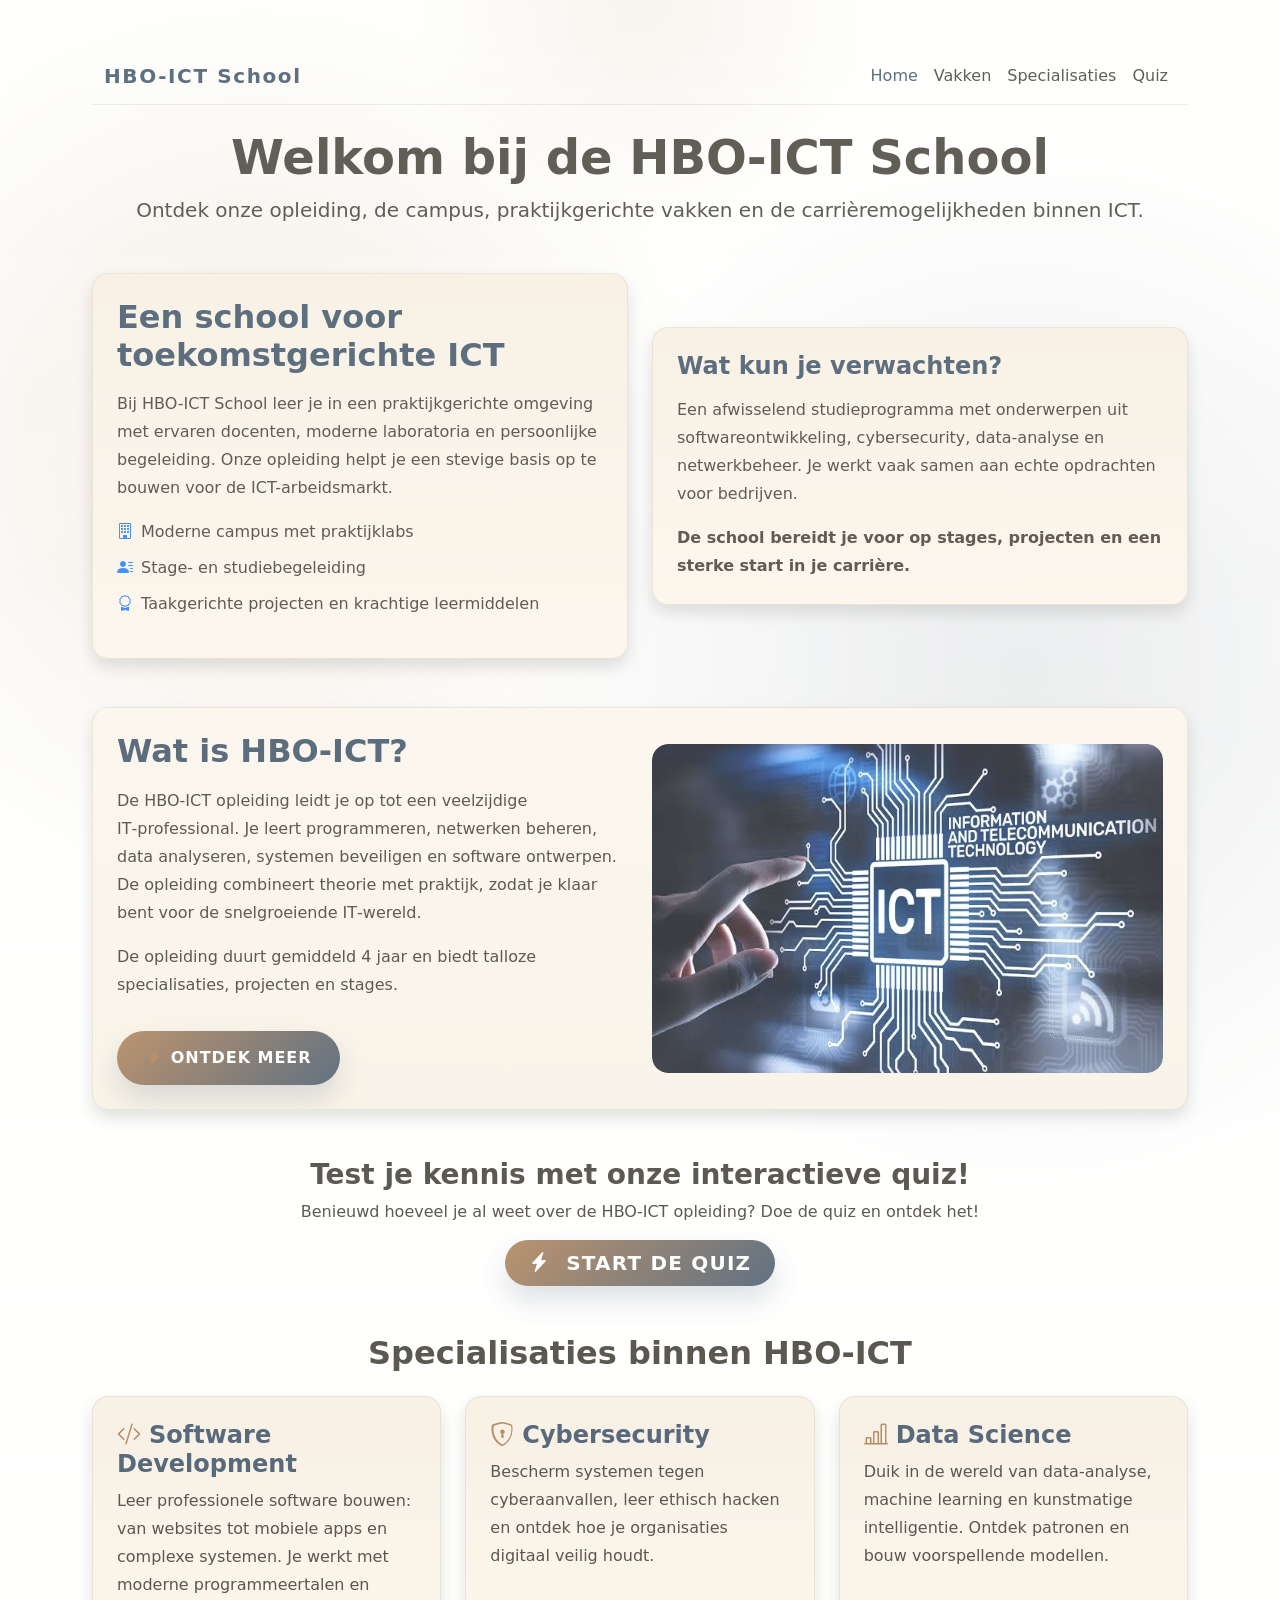
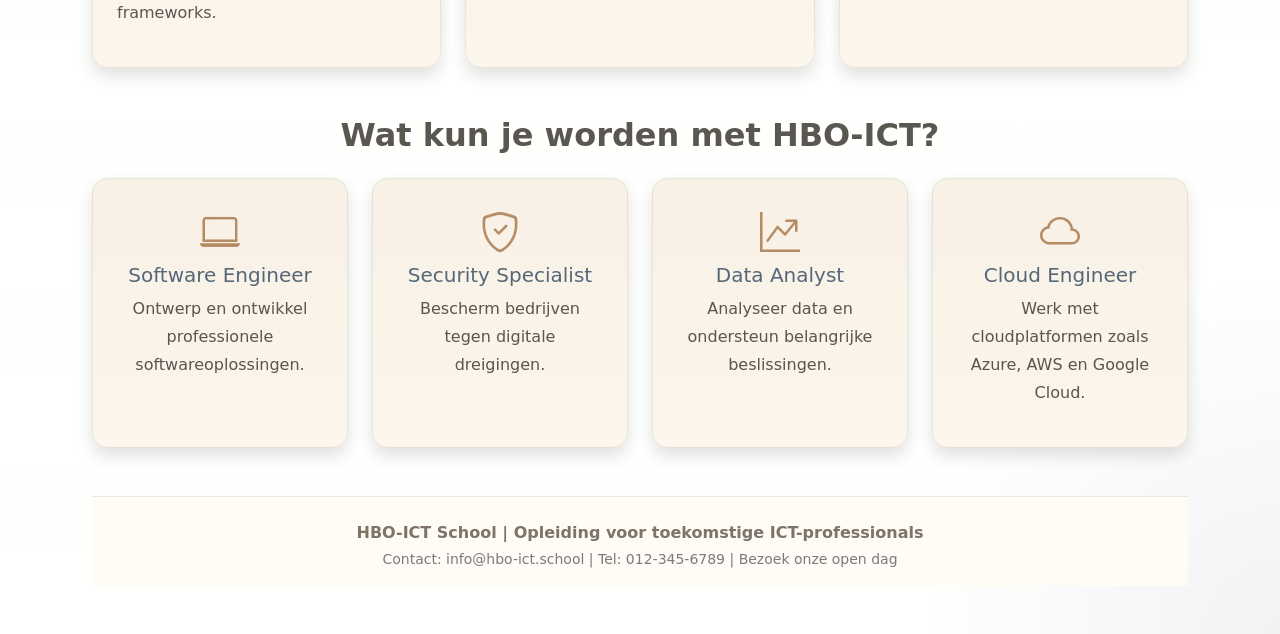
<file: index.html>
<!DOCTYPE html>
<html lang="nl">
<head>
    <meta charset="UTF-8">
    <meta name="viewport" content="width=device-width, initial-scale=1.0">
    <title>HBO-ICT School | Opleiding en Campus</title>

    <!-- Bootstrap + Icons -->
    <link href="https://cdn.jsdelivr.net/npm/bootstrap@5.3.2/dist/css/bootstrap.min.css" rel="stylesheet">
    <link href="https://cdn.jsdelivr.net/npm/bootstrap-icons/font/bootstrap-icons.css" rel="stylesheet">

    <!-- Custom styles -->
    <link rel="stylesheet" href="style.css">
</head>

<body class="app-body overlay-gradient" data-page="home">

<div class="container py-5">

    <!-- NAVIGATION -->
    <nav class="navbar navbar-expand-lg navbar-light bg-transparent mb-4">
        <div class="container-fluid">
            <a class="navbar-brand fw-bold" href="index.html">HBO-ICT School</a>
            <button class="navbar-toggler" type="button" data-bs-toggle="collapse" data-bs-target="#navbarNav">
                <span class="navbar-toggler-icon"></span>
            </button>
            <div class="collapse navbar-collapse" id="navbarNav">
                <ul class="navbar-nav ms-auto">
                    <li class="nav-item">
                        <a class="nav-link active" href="index.html">Home</a>
                    </li>
                    <li class="nav-item">
                        <a class="nav-link" href="vakken.html">Vakken</a>
                    </li>
                    <li class="nav-item">
                        <a class="nav-link" href="specialisaties.html">Specialisaties</a>
                    </li>
                    <li class="nav-item">
                        <a class="nav-link" href="quiz.html">Quiz</a>
                    </li>
                </ul>
            </div>
        </div>
    </nav>

    <!-- HEADER -->
    <header class="text-center mb-5 fade-in-up">
        <h1 class="fw-bold display-5">Welkom bij de HBO‑ICT School</h1>
        <p class="lead">
            Ontdek onze opleiding, de campus, praktijkgerichte vakken en de carrièremogelijkheden binnen ICT.
        </p>
    </header>

    <!-- ABOUT SCHOOL -->
    <section id="about" class="my-5 fade-in-up">
        <div class="row align-items-center g-4">
            <div class="col-lg-6">
                <div class="landing-card p-4 rounded-4 shadow h-100">
                    <h2 class="fw-bold mb-3">Een school voor toekomstgerichte ICT</h2>
                    <p>
                        Bij HBO-ICT School leer je in een praktijkgerichte omgeving met ervaren docenten,
                        moderne laboratoria en persoonlijke begeleiding. Onze opleiding helpt je een stevige basis
                        op te bouwen voor de ICT-arbeidsmarkt.
                    </p>
                    <ul class="list-unstyled mt-3">
                        <li class="mb-2"><i class="bi bi-building me-2 text-primary"></i>Moderne campus met praktijklabs</li>
                        <li class="mb-2"><i class="bi bi-person-lines-fill me-2 text-primary"></i>Stage- en studiebegeleiding</li>
                        <li class="mb-2"><i class="bi bi-award me-2 text-primary"></i>Taakgerichte projecten en krachtige leermiddelen</li>
                    </ul>
                </div>
            </div>
            <div class="col-lg-6">
                <div class="landing-card p-4 rounded-4 shadow h-100">
                    <h4 class="fw-bold mb-3">Wat kun je verwachten?</h4>
                    <p>
                        Een afwisselend studieprogramma met onderwerpen uit softwareontwikkeling, cybersecurity,
                        data-analyse en netwerkbeheer. Je werkt vaak samen aan echte opdrachten voor bedrijven.
                    </p>
                    <p class="mb-0"><strong>De school bereidt je voor op stages, projecten en een sterke start in je carrière.</strong></p>
                </div>
            </div>
        </div>
    </section>

    <!-- INTRO CARD -->
    <section id="intro" class="landing-card p-4 rounded-4 shadow fade-in-up mb-5 interactive-card">
        <div class="row align-items-center">
            <div class="col-md-6">
                <h2 class="fw-bold mb-3">Wat is HBO‑ICT?</h2>
                <p>
                    De HBO‑ICT opleiding leidt je op tot een veelzijdige IT‑professional. Je leert programmeren,
                    netwerken beheren, data analyseren, systemen beveiligen en software ontwerpen. De opleiding
                    combineert theorie met praktijk, zodat je klaar bent voor de snelgroeiende IT‑wereld.
                </p>
                <p>
                    De opleiding duurt gemiddeld 4 jaar en biedt talloze specialisaties, projecten en stages.
                </p>
                <button class="btn btn-primary mt-3 pulse-btn" onclick="scrollToQuiz()">
                    <i class="bi bi-lightning-charge-fill me-2"></i>Ontdek meer
                </button>
            </div>

            <div class="col-md-6 text-center">
                <div class="image-container">
                    <img src="ict.png" alt="ICT Opleiding" class="img-fluid rounded-4 shadow-lg hover-lift">
                </div>
            </div>
        </div>
    </section>

    <!-- QUIZ SECTION -->
    <section id="quizLink" class="text-center my-5 fade-in-up">
        <h3 class="fw-bold">Test je kennis met onze interactieve quiz!</h3>
        <p>
            Benieuwd hoeveel je al weet over de HBO‑ICT opleiding?  
            Doe de quiz en ontdek het!
        </p>
        <a href="quiz.html" class="btn start-btn px-4 py-2 fs-5">
            <i class="bi bi-lightning-charge-fill me-2"></i> Start de Quiz
        </a>
    </section>

    <!-- SPECIALISATIES -->
    <section id="specializations" class="my-5 fade-in-up">
        <h2 class="fw-bold text-center mb-4">Specialisaties binnen HBO‑ICT</h2>

        <div class="row g-4">

            <div class="col-md-4">
                <div class="landing-card p-4 rounded-4 shadow h-100">
                    <h4 class="fw-bold"><i class="bi bi-code-slash me-2"></i>Software Development</h4>
                    <p>
                        Leer professionele software bouwen: van websites tot mobiele apps en complexe systemen.
                        Je werkt met moderne programmeertalen en frameworks.
                    </p>
                </div>
            </div>

            <div class="col-md-4">
                <div class="landing-card p-4 rounded-4 shadow h-100">
                    <h4 class="fw-bold"><i class="bi bi-shield-lock me-2"></i>Cybersecurity</h4>
                    <p>
                        Bescherm systemen tegen cyberaanvallen, leer ethisch hacken en ontdek hoe je
                        organisaties digitaal veilig houdt.
                    </p>
                </div>
            </div>

            <div class="col-md-4">
                <div class="landing-card p-4 rounded-4 shadow h-100">
                    <h4 class="fw-bold"><i class="bi bi-bar-chart-line me-2"></i>Data Science</h4>
                    <p>
                        Duik in de wereld van data‑analyse, machine learning en kunstmatige intelligentie.
                        Ontdek patronen en bouw voorspellende modellen.
                    </p>
                </div>
            </div>

        </div>
    </section>

    <!-- TOEKOMST -->
    <section id="future" class="my-5 fade-in-up">
        <h2 class="fw-bold text-center mb-4">Wat kun je worden met HBO‑ICT?</h2>

        <div class="row g-4">

            <div class="col-md-3">
                <div class="landing-card p-4 rounded-4 shadow h-100 text-center">
                    <i class="bi bi-laptop fs-1 mb-3"></i>
                    <h5>Software Engineer</h5>
                    <p>Ontwerp en ontwikkel professionele softwareoplossingen.</p>
                </div>
            </div>

            <div class="col-md-3">
                <div class="landing-card p-4 rounded-4 shadow h-100 text-center">
                    <i class="bi bi-shield-check fs-1 mb-3"></i>
                    <h5>Security Specialist</h5>
                    <p>Bescherm bedrijven tegen digitale dreigingen.</p>
                </div>
            </div>

            <div class="col-md-3">
                <div class="landing-card p-4 rounded-4 shadow h-100 text-center">
                    <i class="bi bi-graph-up-arrow fs-1 mb-3"></i>
                    <h5>Data Analyst</h5>
                    <p>Analyseer data en ondersteun belangrijke beslissingen.</p>
                </div>
            </div>

            <div class="col-md-3">
                <div class="landing-card p-4 rounded-4 shadow h-100 text-center">
                    <i class="bi bi-cloud fs-1 mb-3"></i>
                    <h5>Cloud Engineer</h5>
                    <p>Werk met cloudplatformen zoals Azure, AWS en Google Cloud.</p>
                </div>
            </div>

        </div>
    </section>

    <footer class="site-footer text-center mt-5 pt-4 pb-3">
        <div class="container">
            <p class="mb-1 fw-semibold">HBO-ICT School | Opleiding voor toekomstige ICT-professionals</p>
            <p class="small text-muted mb-0">Contact: info@hbo-ict.school | Tel: 012-345-6789 | Bezoek onze open dag</p>
        </div>
    </footer>

</div>

<script src="https://cdn.jsdelivr.net/npm/bootstrap@5.3.2/dist/js/bootstrap.bundle.min.js"></script>
<script src="app.js" defer></script>
</body>
</html>
</file>
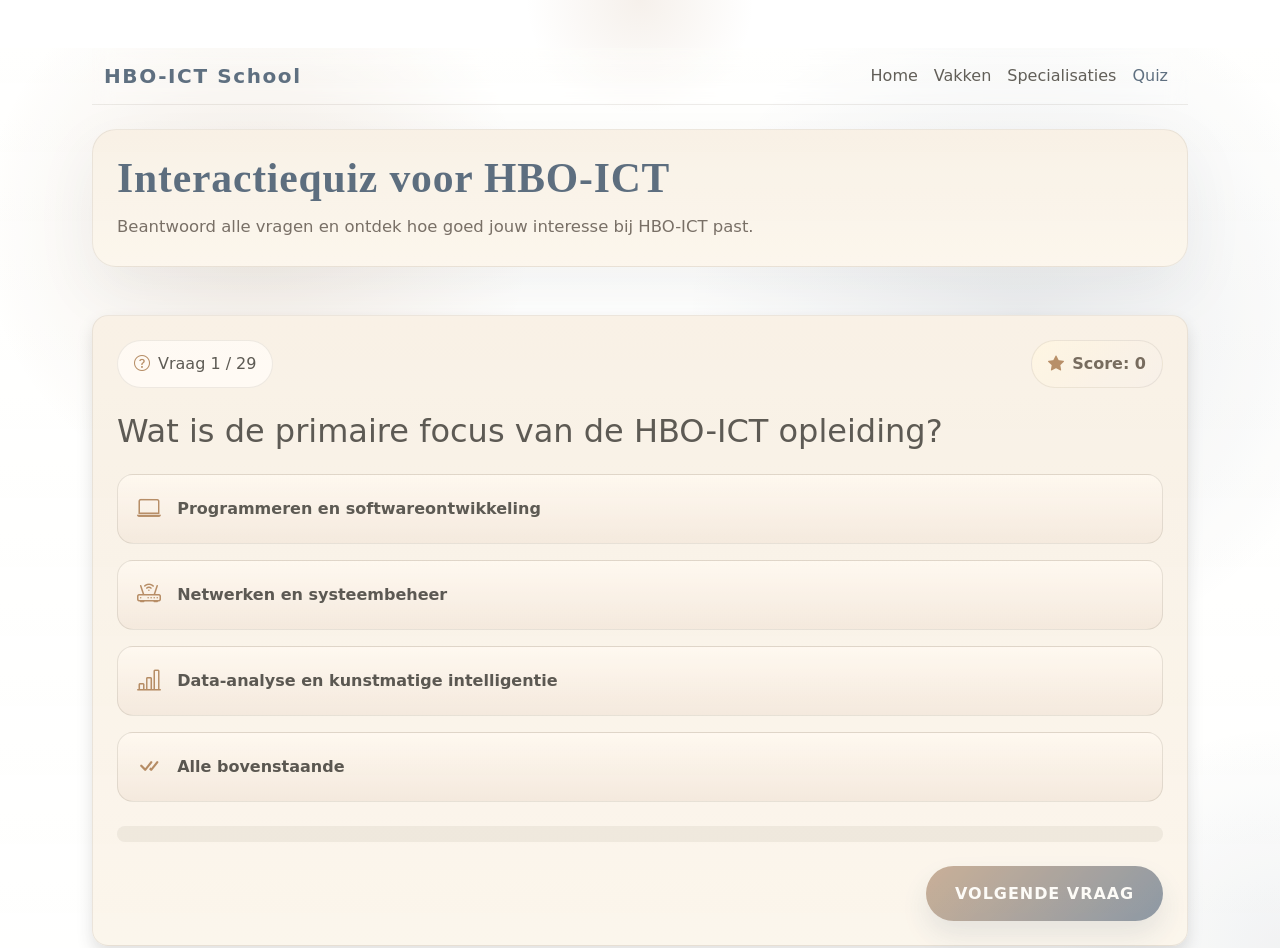
<file: quiz.html>
<!DOCTYPE html>
<html lang="nl">
<head>
    <meta charset="UTF-8">
    <meta name="viewport" content="width=device-width, initial-scale=1.0">
    <title>HBO-ICT School | Quiz</title>
    <link href="https://cdn.jsdelivr.net/npm/bootstrap@5.3.2/dist/css/bootstrap.min.css" rel="stylesheet">
    <link href="https://cdn.jsdelivr.net/npm/bootstrap-icons/font/bootstrap-icons.css" rel="stylesheet">
    <link rel="stylesheet" href="style.css">
</head>
<body class="app-body overlay-gradient" data-page="quiz">

<div class="container my-5">
    <nav class="navbar navbar-expand-lg navbar-light bg-transparent mb-4">
        <div class="container-fluid">
            <a class="navbar-brand fw-bold" href="index.html">HBO-ICT School</a>
            <button class="navbar-toggler" type="button" data-bs-toggle="collapse" data-bs-target="#navbarNav">
                <span class="navbar-toggler-icon"></span>
            </button>
            <div class="collapse navbar-collapse" id="navbarNav">
                <ul class="navbar-nav ms-auto">
                    <li class="nav-item">
                        <a class="nav-link" href="index.html">Home</a>
                    </li>
                    <li class="nav-item">
                        <a class="nav-link" href="vakken.html">Vakken</a>
                    </li>
                    <li class="nav-item">
                        <a class="nav-link" href="specialisaties.html">Specialisaties</a>
                    </li>
                    <li class="nav-item">
                        <a class="nav-link active" href="quiz.html">Quiz</a>
                    </li>
                </ul>
            </div>
        </div>
    </nav>

    <header class="card-round p-4 mb-5 fade-in-up">
        <h1 class="section-heading">Interactiequiz voor HBO-ICT</h1>
        <p class="section-subtitle mb-0">
            Beantwoord alle vragen en ontdek hoe goed jouw interesse bij HBO-ICT past.
        </p>
    </header>

    <section class="quiz-card p-4 rounded-4 shadow fade-in-up">
        <div class="d-flex justify-content-between align-items-center flex-column flex-md-row gap-3 mb-4">
            <div class="timer-container">
                <i class="bi bi-question-circle"></i>
                <span id="questionCounter">Vraag 1 / 30</span>
            </div>
            <div class="streak-container">
                <i class="bi bi-star-fill"></i>
                <span id="scoreIndicator">Score: 0</span>
            </div>
        </div>

        <div id="quizContent">
            <h2 id="questionText" class="question-text mb-4"></h2>
            <div id="optionsContainer" class="row g-3"></div>
        </div>

        <div class="quiz-progress mt-4">
            <div id="progressBar" class="progress-bar" role="progressbar" style="width: 0%;"></div>
        </div>

        <div class="mt-4 text-end">
            <button id="nextButton" class="btn btn-primary" disabled>Volgende vraag</button>
        </div>
    </section>
</div>

<script src="https://cdn.jsdelivr.net/npm/bootstrap@5.3.2/dist/js/bootstrap.bundle.min.js"></script>
<script src="app.js" defer></script>
</body>
</html>
</file>
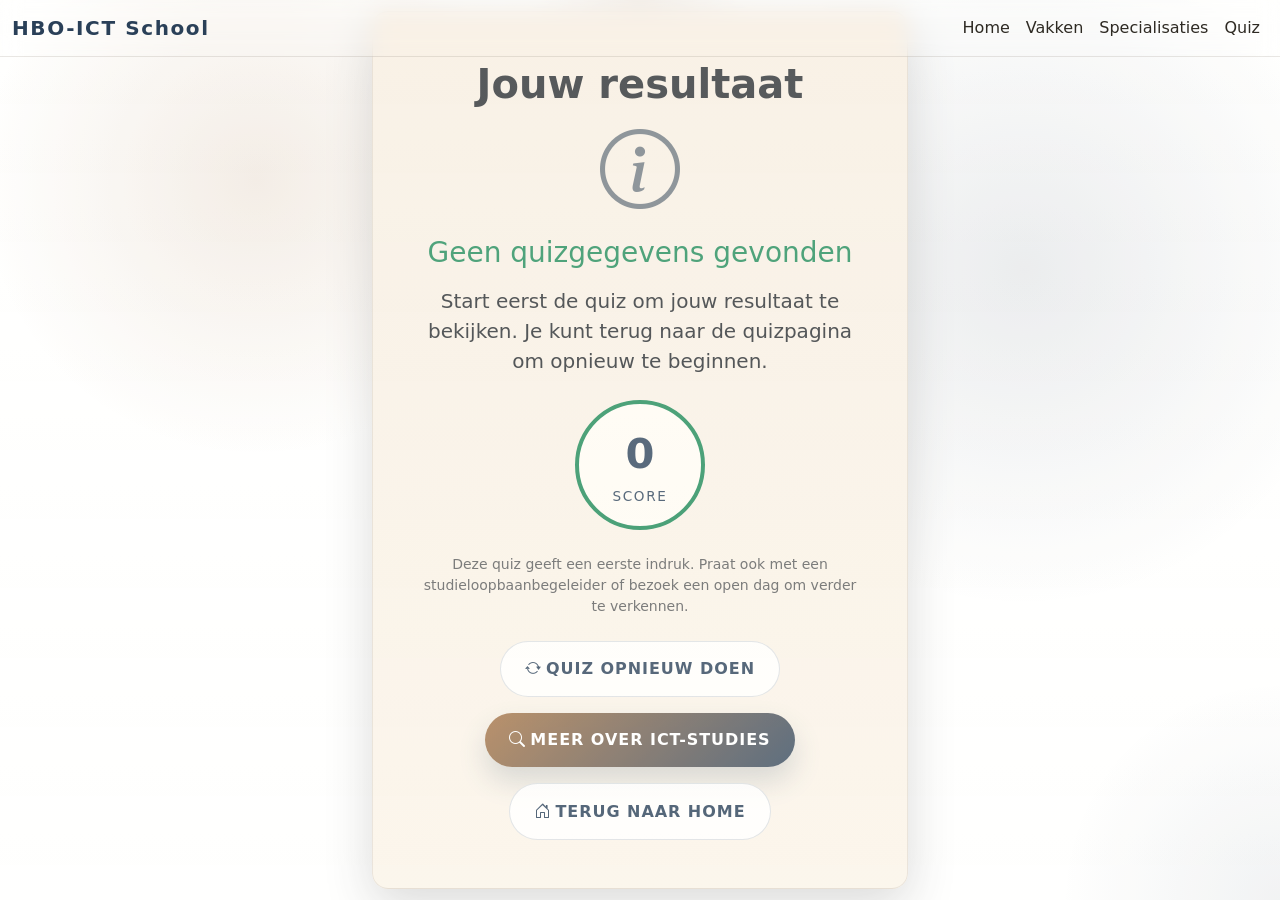
<file: result.html>
<!DOCTYPE html>
<html lang="nl">
<head>
    <meta charset="UTF-8">
    <meta name="viewport" content="width=device-width, initial-scale=1.0">
    <title>HBO-ICT School | Resultaten</title>
    <link href="https://cdn.jsdelivr.net/npm/bootstrap@5.3.2/dist/css/bootstrap.min.css" rel="stylesheet">
    <link href="https://cdn.jsdelivr.net/npm/bootstrap-icons/font/bootstrap-icons.css" rel="stylesheet">
    <link rel="stylesheet" href="style.css">
</head>
<body class="app-body" data-page="result">

<div class="overlay-gradient d-flex justify-content-center align-items-center min-vh-100">
    <div class="container">
        <div class="row justify-content-center">
            <div class="col-lg-6">

                <nav class="navbar navbar-expand-lg navbar-light bg-transparent mb-4 position-absolute top-0 start-0 w-100" style="z-index: 10;">
                    <div class="container-fluid">
                        <a class="navbar-brand fw-bold" href="index.html">HBO-ICT School</a>
                        <button class="navbar-toggler" type="button" data-bs-toggle="collapse" data-bs-target="#navbarNav">
                            <span class="navbar-toggler-icon"></span>
                        </button>
                        <div class="collapse navbar-collapse" id="navbarNav">
                            <ul class="navbar-nav ms-auto">
                                <li class="nav-item">
                                    <a class="nav-link" href="index.html">Home</a>
                                </li>
                                <li class="nav-item">
                                    <a class="nav-link" href="vakken.html">Vakken</a>
                                </li>
                                <li class="nav-item">
                                    <a class="nav-link" href="specialisaties.html">Specialisaties</a>
                                </li>
                                <li class="nav-item">
                                    <a class="nav-link" href="quiz.html">Quiz</a>
                                </li>
                            </ul>
                        </div>
                    </div>
                </nav>

                <div id="resultCard" class="card result-card shadow-lg rounded-4 text-center p-5 card-hidden">
                    <div id="confettiContainer" class="confetti-container"></div>

                    <h1 class="mb-3 fw-bold">Jouw resultaat</h1>
                    <i id="resultIcon" class="bi display-1 text-success mb-3"></i>

                    <h3 id="resultTitle" class="text-success mb-3"></h3>

                    <p id="resultText" class="lead mb-4"></p>

                    <div class="score-circle mx-auto mb-4 border-success">
                        <span class="score-value" id="scoreValue">0</span>
                        <span class="score-label">score</span>
                    </div>

                    <p class="small text-muted mb-4">
                        Deze quiz geeft een eerste indruk. Praat ook met een studieloopbaanbegeleider of bezoek een open dag om verder te verkennen.
                    </p>

                    <div class="d-flex justify-content-center gap-3 flex-wrap">
                        <a href="quiz.html" class="btn btn-outline-primary px-4">
                            <i class="bi bi-arrow-repeat me-1"></i>Quiz opnieuw doen
                        </a>
                        <a href="https://www.google.com/search?q=studiekeuze+ict" target="_blank" class="btn btn-primary px-4">
                            <i class="bi bi-search me-1"></i>Meer over ICT-studies
                        </a>
                        <a href="index.html" class="btn btn-outline-primary px-4">
                            <i class="bi bi-house-door me-1"></i>Terug naar Home
                        </a>
                    </div>
                </div>
            </div>
        </div>
    </div>
</div>

<script src="https://cdn.jsdelivr.net/npm/bootstrap@5.3.2/dist/js/bootstrap.bundle.min.js"></script>
<script src="app.js" defer></script>
</body>
</html>
</file>
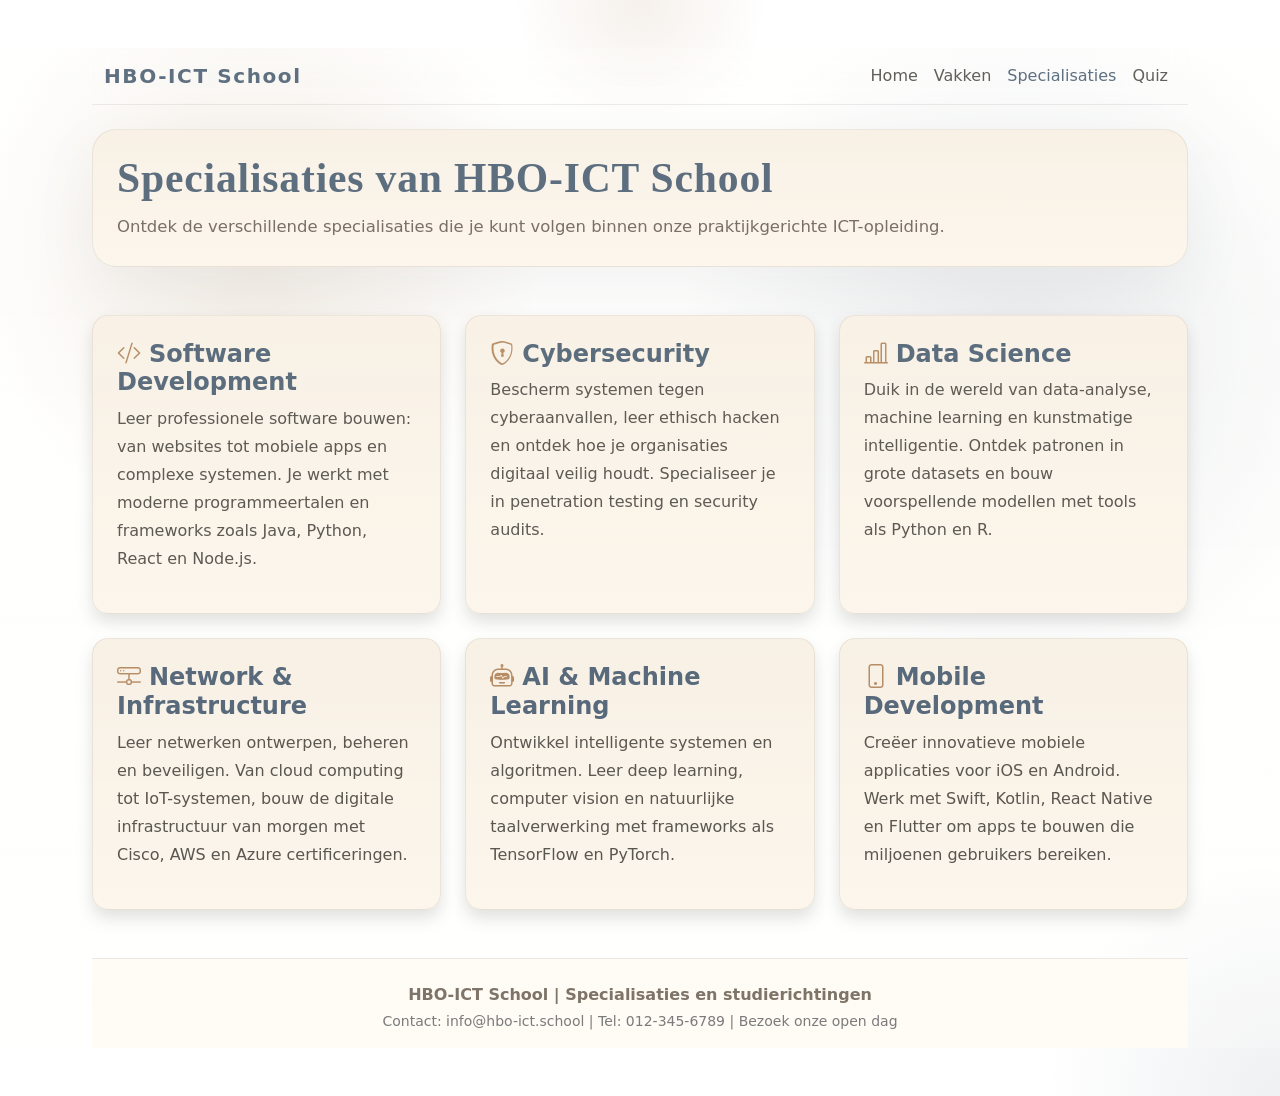
<file: specialisaties.html>
<!DOCTYPE html>
<html lang="nl">
<head>
    <meta charset="UTF-8">
    <meta name="viewport" content="width=device-width, initial-scale=1.0">
    <title>HBO-ICT School | Specialisaties</title>
    <link href="https://cdn.jsdelivr.net/npm/bootstrap@5.3.2/dist/css/bootstrap.min.css" rel="stylesheet">
    <link href="https://cdn.jsdelivr.net/npm/bootstrap-icons/font/bootstrap-icons.css" rel="stylesheet">
    <link rel="stylesheet" href="style.css">
</head>
<body class="app-body overlay-gradient" data-page="specializations">

<div class="container my-5">

    <!-- NAVIGATION -->
    <nav class="navbar navbar-expand-lg navbar-light bg-transparent mb-4">
        <div class="container-fluid">
            <a class="navbar-brand fw-bold" href="index.html">HBO-ICT School</a>
            <button class="navbar-toggler" type="button" data-bs-toggle="collapse" data-bs-target="#navbarNav">
                <span class="navbar-toggler-icon"></span>
            </button>
            <div class="collapse navbar-collapse" id="navbarNav">
                <ul class="navbar-nav ms-auto">
                    <li class="nav-item">
                        <a class="nav-link" href="index.html">Home</a>
                    </li>
                    <li class="nav-item">
                        <a class="nav-link" href="vakken.html">Vakken</a>
                    </li>
                    <li class="nav-item">
                        <a class="nav-link active" href="specialisaties.html">Specialisaties</a>
                    </li>
                    <li class="nav-item">
                        <a class="nav-link" href="quiz.html">Quiz</a>
                    </li>
                </ul>
            </div>
        </div>
    </nav>

    <header class="card-round p-4 mb-5 fade-in-up">
        <h1 class="section-heading">Specialisaties van HBO-ICT School</h1>
        <p class="section-subtitle mb-0">
            Ontdek de verschillende specialisaties die je kunt volgen binnen onze praktijkgerichte ICT-opleiding.
        </p>
    </header>

    <section id="specializations" class="fade-in-up">
        <div class="row g-4">

            <div class="col-md-4">
                <div class="landing-card p-4 rounded-4 shadow h-100">
                    <h4 class="fw-bold"><i class="bi bi-code-slash me-2"></i>Software Development</h4>
                    <p>
                        Leer professionele software bouwen: van websites tot mobiele apps en complexe systemen.
                        Je werkt met moderne programmeertalen en frameworks zoals Java, Python, React en Node.js.
                    </p>
                </div>
            </div>

            <div class="col-md-4">
                <div class="landing-card p-4 rounded-4 shadow h-100">
                    <h4 class="fw-bold"><i class="bi bi-shield-lock me-2"></i>Cybersecurity</h4>
                    <p>
                        Bescherm systemen tegen cyberaanvallen, leer ethisch hacken en ontdek hoe je
                        organisaties digitaal veilig houdt. Specialiseer je in penetration testing en security audits.
                    </p>
                </div>
            </div>

            <div class="col-md-4">
                <div class="landing-card p-4 rounded-4 shadow h-100">
                    <h4 class="fw-bold"><i class="bi bi-bar-chart-line me-2"></i>Data Science</h4>
                    <p>
                        Duik in de wereld van data-analyse, machine learning en kunstmatige intelligentie.
                        Ontdek patronen in grote datasets en bouw voorspellende modellen met tools als Python en R.
                    </p>
                </div>
            </div>

            <div class="col-md-4">
                <div class="landing-card p-4 rounded-4 shadow h-100">
                    <h4 class="fw-bold"><i class="bi bi-hdd-network me-2"></i>Network & Infrastructure</h4>
                    <p>
                        Leer netwerken ontwerpen, beheren en beveiligen. Van cloud computing tot IoT-systemen,
                        bouw de digitale infrastructuur van morgen met Cisco, AWS en Azure certificeringen.
                    </p>
                </div>
            </div>

            <div class="col-md-4">
                <div class="landing-card p-4 rounded-4 shadow h-100">
                    <h4 class="fw-bold"><i class="bi bi-robot me-2"></i>AI & Machine Learning</h4>
                    <p>
                        Ontwikkel intelligente systemen en algoritmen. Leer deep learning, computer vision
                        en natuurlijke taalverwerking met frameworks als TensorFlow en PyTorch.
                    </p>
                </div>
            </div>

            <div class="col-md-4">
                <div class="landing-card p-4 rounded-4 shadow h-100">
                    <h4 class="fw-bold"><i class="bi bi-phone me-2"></i>Mobile Development</h4>
                    <p>
                        Creëer innovatieve mobiele applicaties voor iOS en Android. Werk met Swift, Kotlin,
                        React Native en Flutter om apps te bouwen die miljoenen gebruikers bereiken.
                    </p>
                </div>
            </div>

        </div>
    </section>
    <footer class="site-footer text-center mt-5 pt-4 pb-3">
        <div class="container">
            <p class="mb-1 fw-semibold">HBO-ICT School | Specialisaties en studierichtingen</p>
            <p class="small text-muted mb-0">Contact: info@hbo-ict.school | Tel: 012-345-6789 | Bezoek onze open dag</p>
        </div>
    </footer>
</div>

<script src="https://cdn.jsdelivr.net/npm/bootstrap@5.3.2/dist/js/bootstrap.bundle.min.js"></script>
<script src="app.js" defer></script>
</body>
</html>
</file>
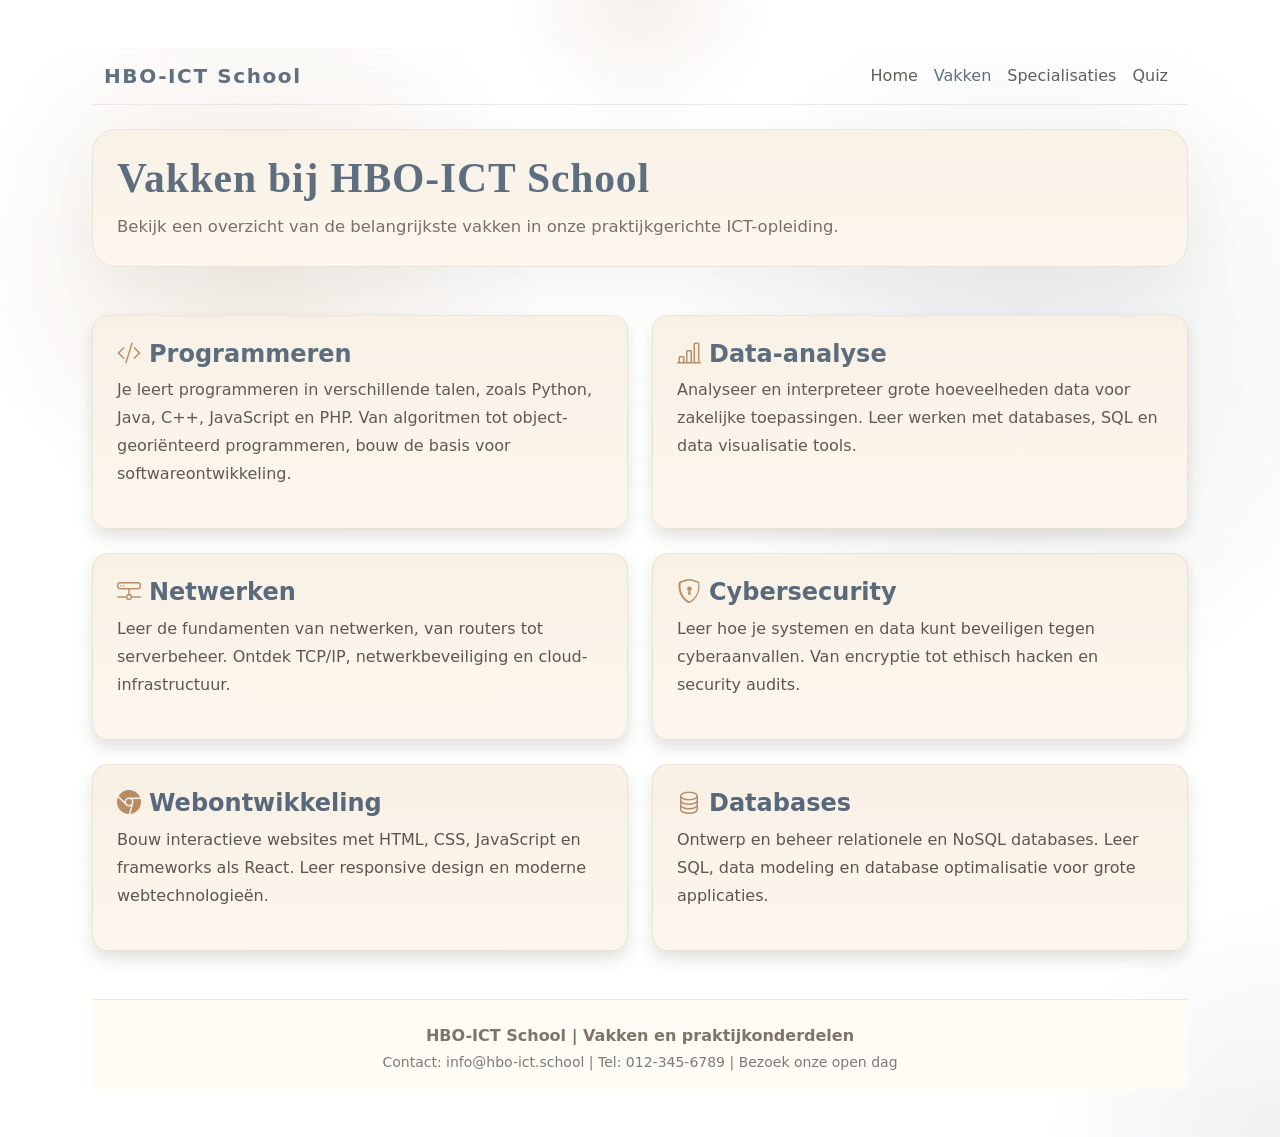
<file: vakken.html>
<!DOCTYPE html>
<html lang="nl">
<head>
    <meta charset="UTF-8">
    <meta name="viewport" content="width=device-width, initial-scale=1.0">
    <title>HBO-ICT School | Vakken</title>
    <link href="https://cdn.jsdelivr.net/npm/bootstrap@5.3.2/dist/css/bootstrap.min.css" rel="stylesheet">
    <link href="https://cdn.jsdelivr.net/npm/bootstrap-icons/font/bootstrap-icons.css" rel="stylesheet">
    <link rel="stylesheet" href="style.css">
</head>
<body class="app-body overlay-gradient" data-page="subjects">

<div class="container my-5">

    <!-- NAVIGATION -->
    <nav class="navbar navbar-expand-lg navbar-light bg-transparent mb-4">
        <div class="container-fluid">
            <a class="navbar-brand fw-bold" href="index.html">HBO-ICT School</a>
            <button class="navbar-toggler" type="button" data-bs-toggle="collapse" data-bs-target="#navbarNav">
                <span class="navbar-toggler-icon"></span>
            </button>
            <div class="collapse navbar-collapse" id="navbarNav">
                <ul class="navbar-nav ms-auto">
                    <li class="nav-item">
                        <a class="nav-link" href="index.html">Home</a>
                    </li>
                    <li class="nav-item">
                        <a class="nav-link active" href="vakken.html">Vakken</a>
                    </li>
                    <li class="nav-item">
                        <a class="nav-link" href="specialisaties.html">Specialisaties</a>
                    </li>
                    <li class="nav-item">
                        <a class="nav-link" href="quiz.html">Quiz</a>
                    </li>
                </ul>
            </div>
        </div>
    </nav>

    <header class="card-round p-4 mb-5 fade-in-up">
        <h1 class="section-heading">Vakken bij HBO-ICT School</h1>
        <p class="section-subtitle mb-0">
            Bekijk een overzicht van de belangrijkste vakken in onze praktijkgerichte ICT-opleiding.
        </p>
    </header>

    <section id="vakken" class="fade-in-up">
        <div class="row g-4">

            <div class="col-md-6">
                <div class="landing-card p-4 rounded-4 shadow h-100">
                    <h4 class="fw-bold"><i class="bi bi-code-slash me-2"></i>Programmeren</h4>
                    <p>
                        Je leert programmeren in verschillende talen, zoals Python, Java, C++, JavaScript en PHP.
                        Van algoritmen tot object-georiënteerd programmeren, bouw de basis voor softwareontwikkeling.
                    </p>
                </div>
            </div>

            <div class="col-md-6">
                <div class="landing-card p-4 rounded-4 shadow h-100">
                    <h4 class="fw-bold"><i class="bi bi-bar-chart-line me-2"></i>Data-analyse</h4>
                    <p>
                        Analyseer en interpreteer grote hoeveelheden data voor zakelijke toepassingen.
                        Leer werken met databases, SQL en data visualisatie tools.
                    </p>
                </div>
            </div>

            <div class="col-md-6">
                <div class="landing-card p-4 rounded-4 shadow h-100">
                    <h4 class="fw-bold"><i class="bi bi-hdd-network me-2"></i>Netwerken</h4>
                    <p>
                        Leer de fundamenten van netwerken, van routers tot serverbeheer.
                        Ontdek TCP/IP, netwerkbeveiliging en cloud-infrastructuur.
                    </p>
                </div>
            </div>

            <div class="col-md-6">
                <div class="landing-card p-4 rounded-4 shadow h-100">
                    <h4 class="fw-bold"><i class="bi bi-shield-lock me-2"></i>Cybersecurity</h4>
                    <p>
                        Leer hoe je systemen en data kunt beveiligen tegen cyberaanvallen.
                        Van encryptie tot ethisch hacken en security audits.
                    </p>
                </div>
            </div>

            <div class="col-md-6">
                <div class="landing-card p-4 rounded-4 shadow h-100">
                    <h4 class="fw-bold"><i class="bi bi-browser-chrome me-2"></i>Webontwikkeling</h4>
                    <p>
                        Bouw interactieve websites met HTML, CSS, JavaScript en frameworks als React.
                        Leer responsive design en moderne webtechnologieën.
                    </p>
                </div>
            </div>

            <div class="col-md-6">
                <div class="landing-card p-4 rounded-4 shadow h-100">
                    <h4 class="fw-bold"><i class="bi bi-database me-2"></i>Databases</h4>
                    <p>
                        Ontwerp en beheer relationele en NoSQL databases. Leer SQL, data modeling
                        en database optimalisatie voor grote applicaties.
                    </p>
                </div>
            </div>

        </div>
    </section>
    <footer class="site-footer text-center mt-5 pt-4 pb-3">
        <div class="container">
            <p class="mb-1 fw-semibold">HBO-ICT School | Vakken en praktijkonderdelen</p>
            <p class="small text-muted mb-0">Contact: info@hbo-ict.school | Tel: 012-345-6789 | Bezoek onze open dag</p>
        </div>
    </footer>
</div>

<script src="https://cdn.jsdelivr.net/npm/bootstrap@5.3.2/dist/js/bootstrap.bundle.min.js"></script>
<script src="app.js" defer></script>
</body>
</html>
</file>
<file: style.css>
:root {
    --primary: #2a4058;
    --primary-soft: #4e6c8d;
    --secondary: #a36e3d;
    --text: #2e2a23;
    --muted: #6b6458;
    --surface: #fbf4e9;
    --surface-soft: #f7ede0;
    --background: #f8f3ec;
    --border: rgba(121, 108, 92, 0.16);
    --shadow: rgba(44, 50, 63, 0.08);
}

* {
    box-sizing: border-box;
    scroll-behavior: smooth;
}

html {
    scroll-behavior: smooth;
}

body {
    margin: 0;
    min-height: 100vh;
    font-family: "Inter", system-ui, -apple-system, BlinkMacSystemFont, "Segoe UI", sans-serif;
    background: radial-gradient(circle at top left, #ebdfd2, #f0e2d7 35%, var(--background) 100%);
    color: var(--text);
    position: relative;
    overflow-x: hidden;
}

body::before {
    content: '';
    position: absolute;
    inset: 0;
    background: radial-gradient(circle at 20% 20%, rgba(163, 110, 61, 0.16), transparent 22%),
                radial-gradient(circle at 80% 30%, rgba(46, 62, 88, 0.12), transparent 28%);
    pointer-events: none;
}

body::after {
    content: '';
    position: absolute;
    inset: 0;
    background: linear-gradient(180deg, rgba(255,255,250,0.25), rgba(255,255,250,0.20));
    pointer-events: none;
}

.app-body {
    min-height: 100vh;
    background: transparent;
}

.container {
    max-width: 1120px;
}

.navbar {
    background: rgba(255, 255, 250, 0.92);
    backdrop-filter: blur(10px);
    border-bottom: 1px solid var(--border);
}

.navbar-brand {
    color: var(--primary) !important;
    letter-spacing: 0.08em;
}

.navbar-nav .nav-link {
    color: var(--text) !important;
    font-weight: 500;
}

.navbar-nav .nav-link:hover,
.navbar-nav .nav-link.active {
    color: var(--primary) !important;
}

.main-hero,
.card-round,
.landing-card,
.quiz-card,
.result-card {
    background: linear-gradient(180deg, var(--surface-soft), var(--surface));
    border-radius: 1.5rem;
    border: 1px solid var(--border);
    box-shadow: 0 22px 60px var(--shadow);
}

.main-hero {
    overflow: hidden;
}

.main-hero .hero-content {
    background: rgba(255, 247, 241, 0.96);
    backdrop-filter: blur(10px);
    padding: 2rem;
    border-radius: 1.25rem;
}

.section-heading {
    font-size: clamp(2rem, 4vw, 2.6rem);
    font-weight: 700;
    color: var(--primary);
    font-family: "Georgia", serif;
    letter-spacing: 0.02em;
}

.section-subtitle {
    color: #4f4338;
    font-size: 1.03rem;
    line-height: 1.8;
}

.landing-card {
    position: relative;
    overflow: hidden;
    transition: transform 0.25s ease, box-shadow 0.25s ease;
    padding: 1.8rem;
}

.landing-card:hover {
    transform: translateY(-6px);
    box-shadow: 0 28px 68px rgba(44, 50, 63, 0.12);
}

.landing-card:nth-of-type(even) {
    background: linear-gradient(180deg, #fbf5eb, #f8f1e4);
}

.landing-card h2,
.landing-card h4,
.landing-card h5 {
    color: var(--primary);
}

.landing-card p,
.landing-card li {
    color: var(--text);
    line-height: 1.75;
}

.landing-card i,
.btn-answer i,
.timer-container i,
.streak-container i {
    color: var(--secondary);
    transition: transform 0.3s ease;
}

.landing-card:hover i {
    transform: scale(1.08);
}

.image-container {
    position: relative;
    overflow: hidden;
    border-radius: 1rem;
}

.image-container img {
    display: block;
    width: 100%;
    height: auto;
    filter: saturate(1.08) contrast(1.05);
}

.hover-lift {
    transition: transform 0.35s ease, filter 0.35s ease;
}

.hover-lift:hover {
    transform: scale(1.04) rotate(0.5deg);
    filter: brightness(1.05);
}

.pulse-btn,
.start-btn,
.btn-primary,
.btn-outline-primary {
    border-radius: 999px;
    padding: 0.95rem 1.8rem;
    font-weight: 700;
    letter-spacing: 0.06em;
    text-transform: uppercase;
    transition: transform 0.2s ease, box-shadow 0.2s ease, background 0.2s ease;
}

.start-btn,
.btn-primary {
    background: linear-gradient(135deg, rgba(163, 110, 61, 0.95), rgba(42, 64, 88, 0.95));
    color: #fff !important;
    border: none;
    box-shadow: 0 14px 28px rgba(42, 64, 88, 0.2);
}

.btn-outline-primary {
    border-color: rgba(42, 64, 88, 0.16);
    color: var(--primary);
    background: rgba(255, 255, 255, 0.88);
}

.start-btn:hover,
.btn-primary:hover,
.btn-outline-primary:hover,
.pulse-btn:hover {
    transform: translateY(-2px);
    box-shadow: 0 18px 34px rgba(42, 64, 88, 0.23);
}

.pulse-btn {
    animation: pulse 2.4s infinite;
}

@keyframes pulse {
    0%, 100% { box-shadow: 0 0 0 0 rgba(163, 110, 61, 0.2); }
    50% { box-shadow: 0 0 0 18px rgba(163, 110, 61, 0.08); }
}

.fade-in-up {
    opacity: 0;
    animation: fadeInUp 0.7s ease-out forwards;
}

@keyframes fadeInUp {
    from { opacity: 0; transform: translate3d(0, 24px, 0); }
    to { opacity: 1; transform: translate3d(0, 0, 0); }
}

.btn-answer {
    transition: all 0.25s ease;
    position: relative;
    overflow: hidden;
    border: 1px solid rgba(121, 108, 92, 0.22);
    background: linear-gradient(180deg, #fff7ed, #f2e4d6);
    color: #2f2b24;
    font-weight: 600;
    padding: 1rem 1.2rem;
    border-radius: 1rem;
}

.btn-answer:hover {
    transform: translateY(-2px);
    box-shadow: 0 14px 32px rgba(42, 64, 88, 0.14);
}

.btn-answer.correct-answer {
    background-color: #e8f3e7 !important;
    border-color: #2e7d32 !important;
}

.btn-answer.wrong-answer {
    background-color: #f9ecec !important;
    border-color: #b02a37 !important;
}

.btn-answer::before {
    content: '';
    position: absolute;
    top: 0;
    left: -120%;
    width: 100%;
    height: 100%;
    background: linear-gradient(90deg, transparent, rgba(255,255,255,0.45), transparent);
    transition: left 0.5s ease;
}

.btn-answer:hover::before {
    left: 100%;
}

.timer-container,
.streak-container {
    display: inline-flex;
    align-items: center;
    gap: 0.5rem;
    padding: 0.7rem 1rem;
    border-radius: 999px;
    border: 1px solid rgba(121, 108, 92, 0.16);
    background: rgba(255, 250, 243, 0.92);
}

.timer-container {
    color: var(--text);
}

.streak-container {
    background: linear-gradient(135deg, #fff3db, #f5ece4);
    color: #4f4030;
    font-weight: 600;
}

.question-text {
    animation: questionFadeIn 0.45s ease-out;
}

@keyframes questionFadeIn {
    from { opacity: 0; transform: translateY(-10px); }
    to { opacity: 1; transform: translateY(0); }
}

.feedback-icon {
    opacity: 0;
    transition: opacity 0.25s ease;
}

.btn-answer.correct-answer .feedback-icon,
.btn-answer.wrong-answer .feedback-icon {
    opacity: 1;
}

.quiz-progress {
    height: 1rem;
    border-radius: 999px;
    background-color: rgba(121, 108, 92, 0.12);
    overflow: hidden;
}

.quiz-progress .progress-bar {
    border-radius: 999px;
    transition: width 0.6s ease;
    background: linear-gradient(90deg, rgba(163, 110, 61, 0.9), rgba(42, 64, 88, 0.95));
}

.result-card {
    position: relative;
    padding: 3rem;
}

.score-circle {
    width: 130px;
    height: 130px;
    border-radius: 50%;
    border: 4px solid rgba(42, 64, 88, 0.24);
    display: flex;
    align-items: center;
    justify-content: center;
    flex-direction: column;
    margin: 0 auto;
    color: var(--primary);
    background: #fffbf4;
}

.score-value {
    font-size: 2.6rem;
    font-weight: 700;
}

.score-label {
    font-size: 0.85rem;
    text-transform: uppercase;
    letter-spacing: 0.12em;
}

.confetti-container {
    position: absolute;
    inset: 0;
    pointer-events: none;
    overflow: hidden;
}

.confetti-piece {
    position: absolute;
    top: -10%;
    border-radius: 50%;
    opacity: 0.95;
    animation: confettiFall 3.5s linear infinite;
}

.sparkle {
    position: absolute;
    width: 4px;
    height: 4px;
   
    border-radius: 50%;
    animation: sparkleTwinkle 1.5s ease-in-out infinite;
}

@keyframes sparkleTwinkle {
    0%, 100% { opacity: 0; transform: scale(0); }
    50% { opacity: 1; transform: scale(1); }
}

@keyframes confettiFall {
    0% { transform: translate3d(0, 0, 0) rotateZ(0deg); opacity: 1; }
    100% { transform: translate3d(0, 120vh, 0) rotateZ(360deg); opacity: 0; }
}

.ripple-effect {
    position: absolute;
    width: 120px;
    height: 120px;
    background: rgba(255, 255, 255, 0.35);
    border-radius: 50%;
    pointer-events: none;
    transform: translate(-50%, -50%) scale(0);
    animation: rippleBurst 0.6s ease-out forwards;
}

@keyframes rippleBurst {
    to {
        transform: translate(-50%, -50%) scale(1);
        opacity: 0;
    }
}

.card-hidden {
    opacity: 0;
    transform: translateY(24px);
}

.glow-card {
    box-shadow: 0 30px 80px rgba(42, 64, 88, 0.16), inset 0 0 0 1px rgba(255, 255, 255, 0.6);
}

.overlay-gradient {
    background: radial-gradient(circle at top center, rgba(163, 110, 61, 0.10), transparent 10%),
                radial-gradient(circle at bottom right, rgba(42, 64, 88, 0.08), transparent 14%);
}

.site-footer {
    color: #5d5143;
    background: rgba(255, 250, 244, 0.96);
    border-top: 1px solid rgba(121, 108, 92, 0.16);
}

.site-footer p {
    margin-bottom: 0.35rem;
}

@media (max-width: 768px) {
    .landing-card,
    .quiz-card,
    .result-card {
        border-radius: 1.25rem;
    }

    .start-btn,
    .btn-primary,
    .btn-outline-primary {
        width: 100%;
        text-align: center;
    }
}
</file>
